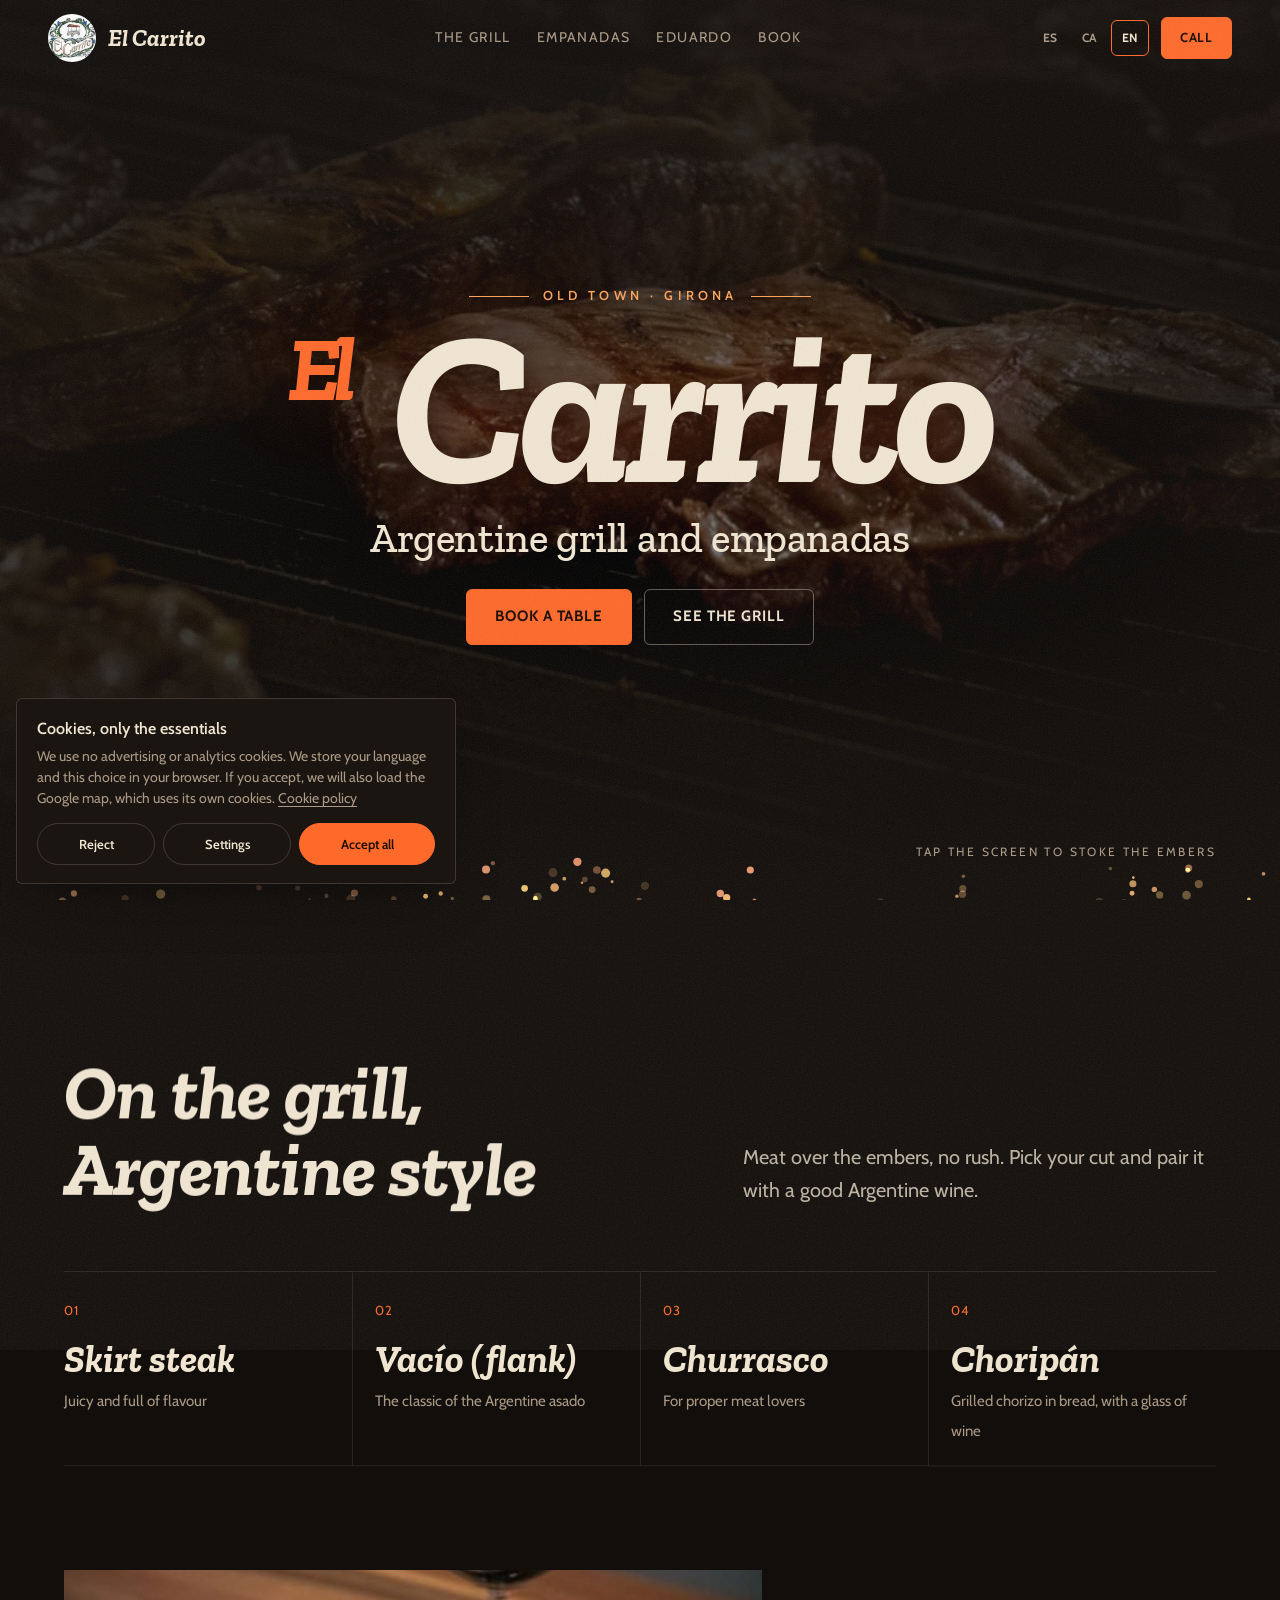
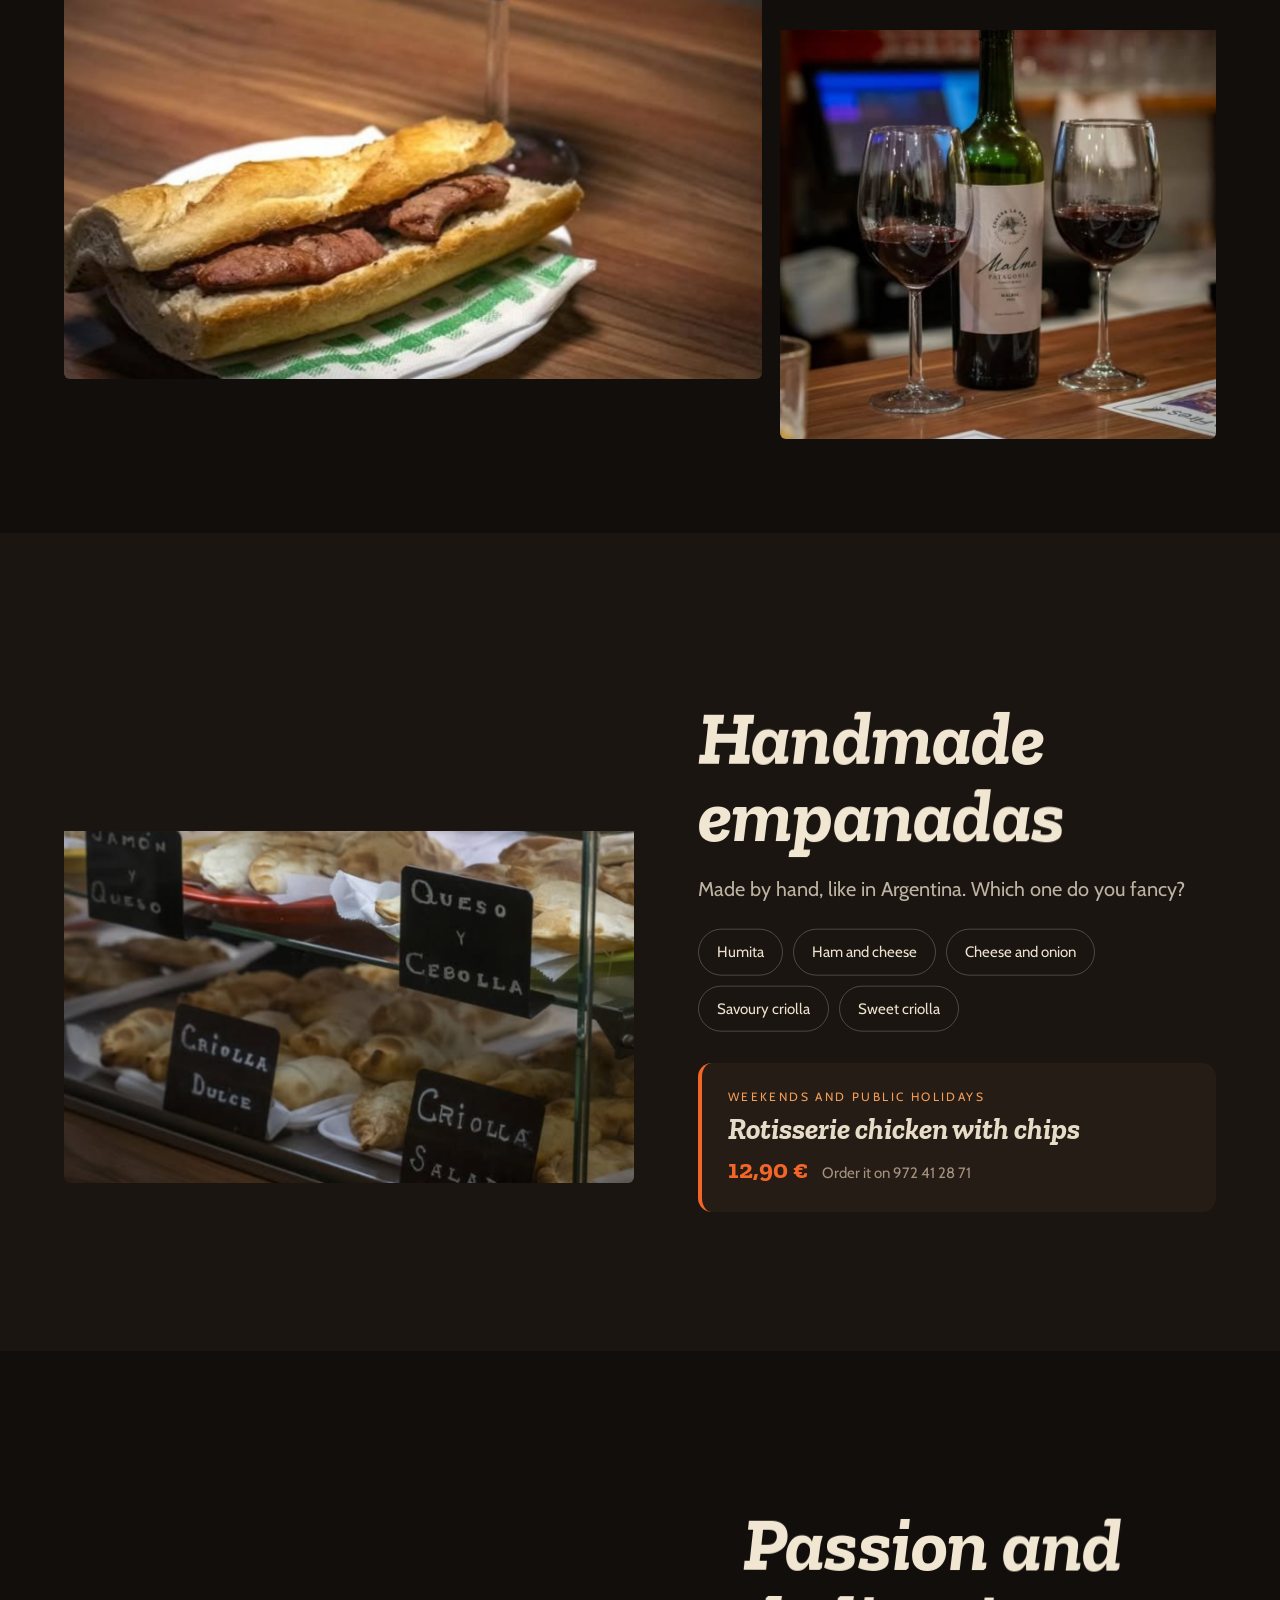
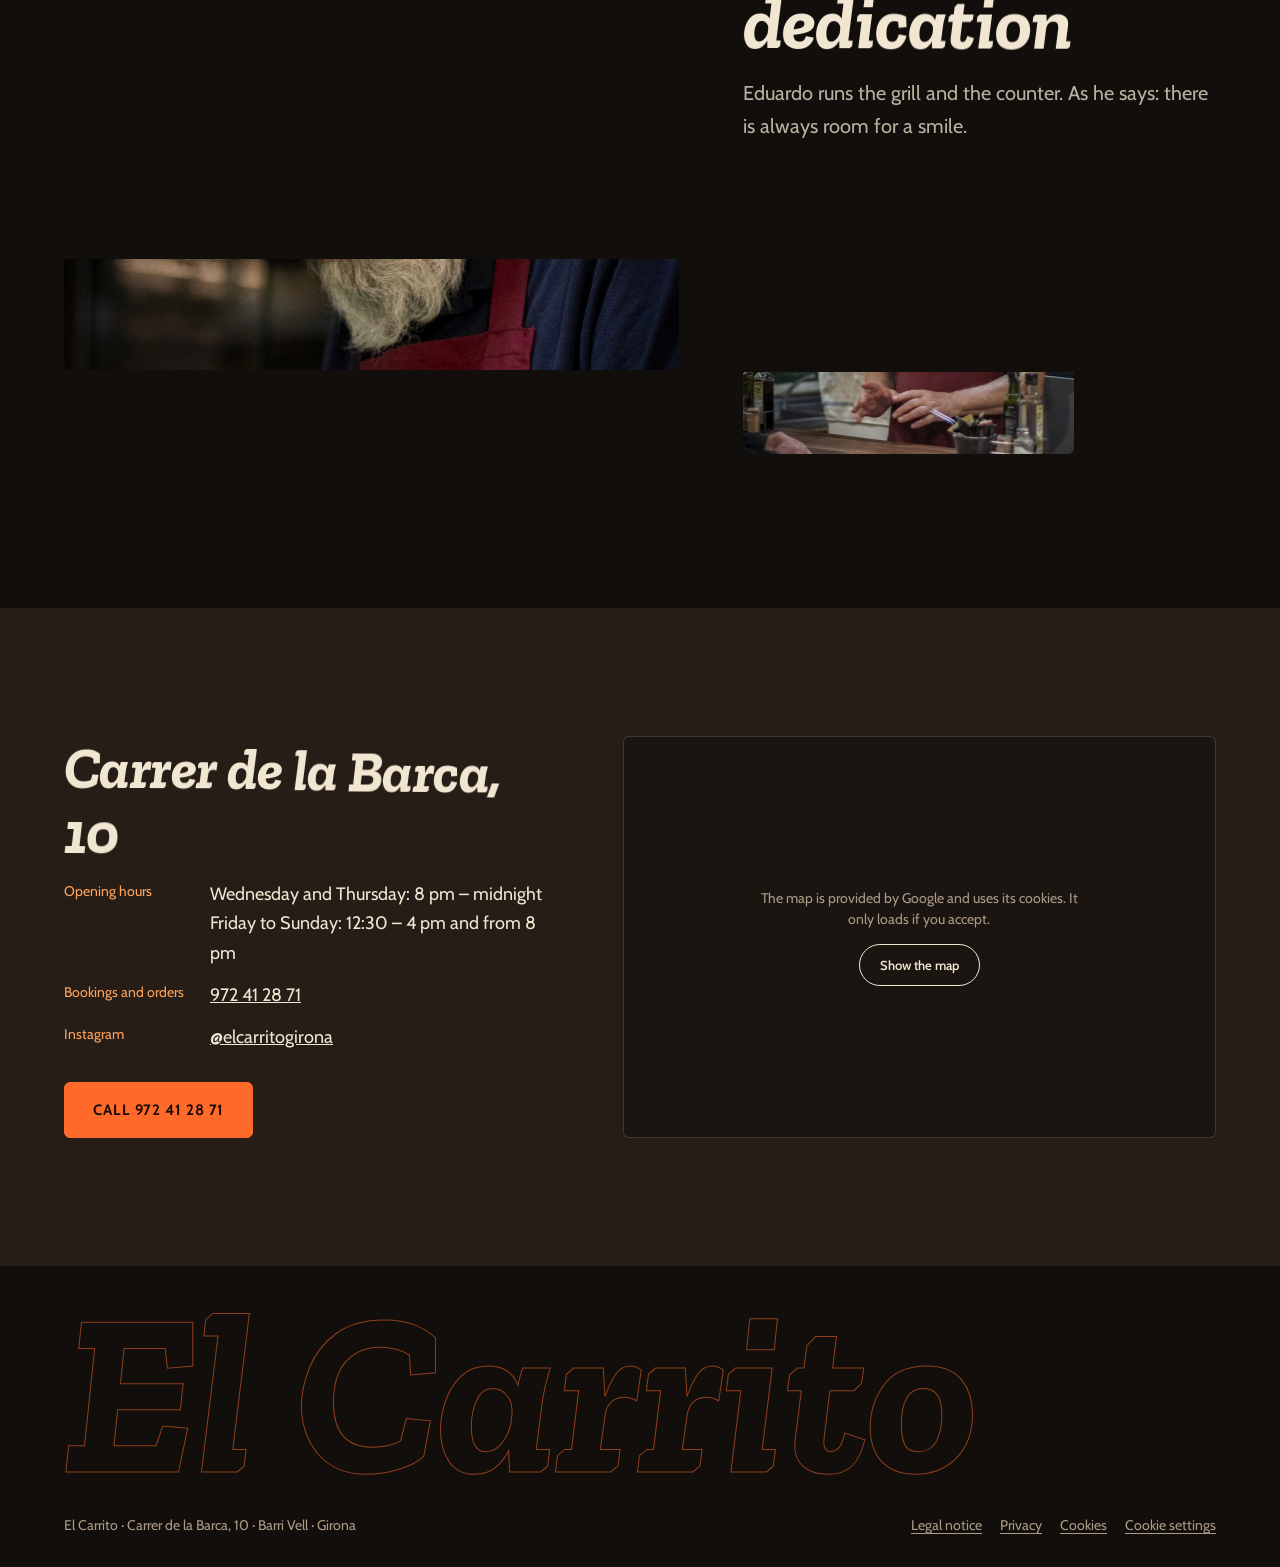
<file: index.html>
<!doctype html>
<html lang="es">
<head>
<meta charset="utf-8">
<meta name="viewport" content="width=device-width, initial-scale=1, viewport-fit=cover">
<title>El Carrito · Parrilla y empanadas argentinas en el Barri Vell de Girona</title>
<meta name="description" content="El Carrito, Carrer de la Barca 10, Girona. Parrilla argentina, empanadas artesanas, choripán y vino argentino. 4,7 en Google con 586 reseñas. Tel. 972 41 28 71.">
<meta name="theme-color" content="#120e0b">
<link rel="icon" href="assets/favicon.svg" type="image/svg+xml">
<link rel="alternate" hreflang="es" href="?lang=es"><link rel="alternate" hreflang="ca" href="?lang=ca"><link rel="alternate" hreflang="en" href="?lang=en">
<meta property="og:title" content="El Carrito · Girona">
<meta property="og:description" content="Parrilla y empanadas argentinas en el Barri Vell.">
<meta property="og:image" content="assets/img/parrilla.jpg">
<script>document.documentElement.classList.add('js')</script>
<link rel="stylesheet" href="css/fonts.css">
<link rel="stylesheet" href="css/premium.css">
<link rel="stylesheet" href="css/style.css">
<link rel="stylesheet" href="css/legal.css">
<script type="application/ld+json">
{"@context":"https://schema.org","@type":"Restaurant","name":"El Carrito Barri Vell Girona","servesCuisine":["Argentina","Parrilla","Empanadas"],"telephone":"+34972412871","address":{"@type":"PostalAddress","streetAddress":"Carrer de la Barca, 10","postalCode":"17004","addressLocality":"Girona","addressRegion":"Girona","addressCountry":"ES"},"aggregateRating":{"@type":"AggregateRating","ratingValue":"4.7","reviewCount":"586"},"sameAs":["https://www.instagram.com/elcarritogirona/"]}
</script>
</head>
<body class="grain">
<a class="skip" href="#main" data-i18n="skip">Saltar al contenido</a>

<header class="top">
  <a class="brand" href="#main" aria-label="El Carrito, inicio"><img src="assets/img/logo.jpg" alt="" width="48" height="48"><span>El Carrito</span></a>
  <nav class="nav" aria-label="Principal">
    <a href="#parrilla" data-i18n="n1">La parrilla</a>
    <a href="#empanadas" data-i18n="n2">Empanadas</a>
    <a href="#eduardo" data-i18n="n3">Eduardo</a>
    <a href="#visita" data-i18n="n4">Reservar</a>
  </nav>
  <div class="top-r">
    <div class="langs" role="group" aria-label="Idioma"><button type="button" data-lang="es">ES</button><button type="button" data-lang="ca">CA</button><button type="button" data-lang="en">EN</button></div>
    <a class="btn btn-sm" href="tel:+34972412871" data-mag data-i18n="call">Llamar</a>
  </div>
</header>

<main id="main">
  <!-- PORTADA: la parrilla encendida con brasas que suben -->
  <section class="hero" id="hero" aria-labelledby="h1">
    <figure class="hero-bg" aria-hidden="true"><img src="assets/img/parrilla.jpg" alt="" width="1080" height="540"></figure>
    <canvas class="embers" id="embers" aria-hidden="true"></canvas>
    <div class="hero-in">
      <p class="k" data-hero data-d=".1"><span></span><b data-i18n="k">Barri Vell · Girona</b><span></span></p>
      <p class="brandword" aria-hidden="true"><span>El</span> <span>Carrito</span></p>
      <h1 id="h1" data-split data-hero data-d=".55" data-i18n="h1">Parrilla y empanadas argentinas</h1>
      <div class="hero-cta" data-hero data-d=".85">
        <a class="btn" href="tel:+34972412871" data-mag data-i18n="book">Reservar mesa</a>
        <a class="btn btn-line" href="#parrilla" data-mag data-i18n="see">Ver la parrilla</a>
      </div>
    </div>
    <p class="hero-rate" data-hero data-d="1"><b>4,7</b> <span data-i18n="rate">en Google · 586 reseñas</span></p>
    <p class="hint" data-i18n="hint">Toca la pantalla para avivar las brasas</p>
  </section>

  <!-- LA PARRILLA -->
  <section class="parrilla" id="parrilla" aria-labelledby="p-h">
    <div class="p-head">
      <h2 id="p-h" data-split data-i18n="ph">A la parrilla, al estilo argentino</h2>
      <p data-up data-i18n="pp">Carne a la brasa, sin prisas. Elige tu corte y acompáñalo con un buen vino argentino.</p>
    </div>
    <ol class="cuts">
      <li data-up><span>01</span><b data-i18n="c1">Entraña</b><i data-i18n="c1p">Jugosa y con mucho sabor</i></li>
      <li data-up=".06"><span>02</span><b data-i18n="c2">Vacío</b><i data-i18n="c2p">El clásico del asado argentino</i></li>
      <li data-up=".12"><span>03</span><b data-i18n="c3">Churrasco</b><i data-i18n="c3p">Para los que quieren carne de verdad</i></li>
      <li data-up=".18"><span>04</span><b data-i18n="c4">Choripán</b><i data-i18n="c4p">Chorizo a la brasa en pan, con un vino</i></li>
    </ol>
    <div class="p-imgs">
      <figure class="pi1" data-img><img src="assets/img/choripan.jpg" alt="Choripán sobre servilleta de cuadros con una copa de vino tinto" width="640" height="397" loading="lazy" data-i18n-attr="alt:a1"></figure>
      <figure class="pi2" data-img><img src="assets/img/vino.jpg" alt="Botella de malbec y dos copas de vino tinto en la barra" width="512" height="512" loading="lazy" data-i18n-attr="alt:a2"></figure>
    </div>
  </section>

  <!-- EMPANADAS -->
  <section class="empanadas" id="empanadas" aria-labelledby="e-h">
    <figure class="e-img" data-img><img src="assets/img/empanadas.jpg" alt="Vitrina con empanadas de jamón y queso, queso y cebolla y criollas" width="640" height="512" loading="lazy" data-i18n-attr="alt:a3"></figure>
    <div class="e-txt">
      <h2 id="e-h" data-split data-i18n="eh">Empanadas artesanas</h2>
      <p data-up data-i18n="ep">Hechas a mano, como en Argentina. ¿Cuál te apetece?</p>
      <ul class="flavours" data-up=".1">
        <li>Humita</li><li data-i18n="f2">Jamón y queso</li><li data-i18n="f3">Queso y cebolla</li><li data-i18n="f4">Criolla salada</li><li data-i18n="f5">Criolla dulce</li>
      </ul>
      <div class="pollo" data-up=".15">
        <p class="pollo-k" data-i18n="pk">Fines de semana y festivos</p>
        <p class="pollo-h" data-i18n="ph2">Pollo a l’ast con patatas</p>
        <p class="pollo-p"><b>12,90 €</b> <span data-i18n="pp2">Encárgalo al 972 41 28 71</span></p>
      </div>
    </div>
  </section>

  <!-- EDUARDO -->
  <section class="eduardo" id="eduardo" aria-labelledby="d-h">
    <figure class="d-img" data-img><img src="assets/img/eduardo.jpg" alt="Eduardo, con gorra y delantal, trabajando en El Carrito" width="1080" height="670" loading="lazy" data-i18n-attr="alt:a4"></figure>
    <div class="d-txt">
      <h2 id="d-h" data-split data-i18n="dh">La pasión y la dedicación</h2>
      <p data-up data-i18n="dp">Eduardo está detrás de la parrilla y del mostrador. Como dice él: nunca puede faltar una sonrisa.</p>
      <figure class="d-img2" data-img><img src="assets/img/eduardo-2.jpg" alt="Eduardo sonriendo detrás del mostrador" width="640" height="550" loading="lazy" data-i18n-attr="alt:a5"></figure>
    </div>
  </section>

  <!-- VISITA -->
  <section class="visita" id="visita" aria-labelledby="v-h">
    <div class="v-txt">
      <h2 id="v-h" data-split>Carrer de la Barca, 10</h2>
      <dl>
        <dt data-i18n="d1">Horario</dt><dd><span data-i18n="h1t">Miércoles y jueves: 20:00 – 24:00</span><br><span data-i18n="h2t">Viernes a domingo: 12:30 – 16:00 y desde las 20:00</span></dd>
        <dt data-i18n="d2">Reservas y encargos</dt><dd><a href="tel:+34972412871">972 41 28 71</a></dd>
        <dt>Instagram</dt><dd><a href="https://www.instagram.com/elcarritogirona/" target="_blank" rel="noopener">@elcarritogirona</a></dd>
      </dl>
      <a class="btn" href="tel:+34972412871" data-mag data-i18n="callFull">Llamar al 972 41 28 71</a>
    </div>
    <div class="cc-map v-map" data-src="https://www.google.com/maps?q=El+Carrito+Barri+Vell+Girona,+Carrer+de+la+Barca+10,+17004+Girona&output=embed" data-title="Mapa: El Carrito"></div>
  </section>
</main>

<footer class="foot">
  <p class="foot-word" aria-hidden="true">El Carrito</p>
  <div class="foot-row">
    <p>El Carrito · Carrer de la Barca, 10 · Barri Vell · Girona</p>
    <nav class="foot-links" aria-label="Información legal">
      <a href="aviso-legal.html" data-i18n="lg1">Aviso legal</a>
      <a href="privacidad.html" data-i18n="lg2">Privacidad</a>
      <a href="cookies.html" data-i18n="lg3">Cookies</a>
      <button type="button" data-cookies-open data-i18n="lg4">Configurar cookies</button>
    </nav>
  </div>
</footer>

<script src="js/lang.js"></script>
<script src="js/i18n.js" data-site="el-carrito-girona"></script>
<script src="js/consent.js" data-site="el-carrito-girona"></script>
<script src="js/vendor/gsap.min.js"></script>
<script src="js/vendor/ScrollTrigger.min.js"></script>
<script src="js/vendor/lenis.min.js"></script>
<script src="js/premium.js"></script>
<script src="js/main.js"></script>
</body>
</html>
</file>
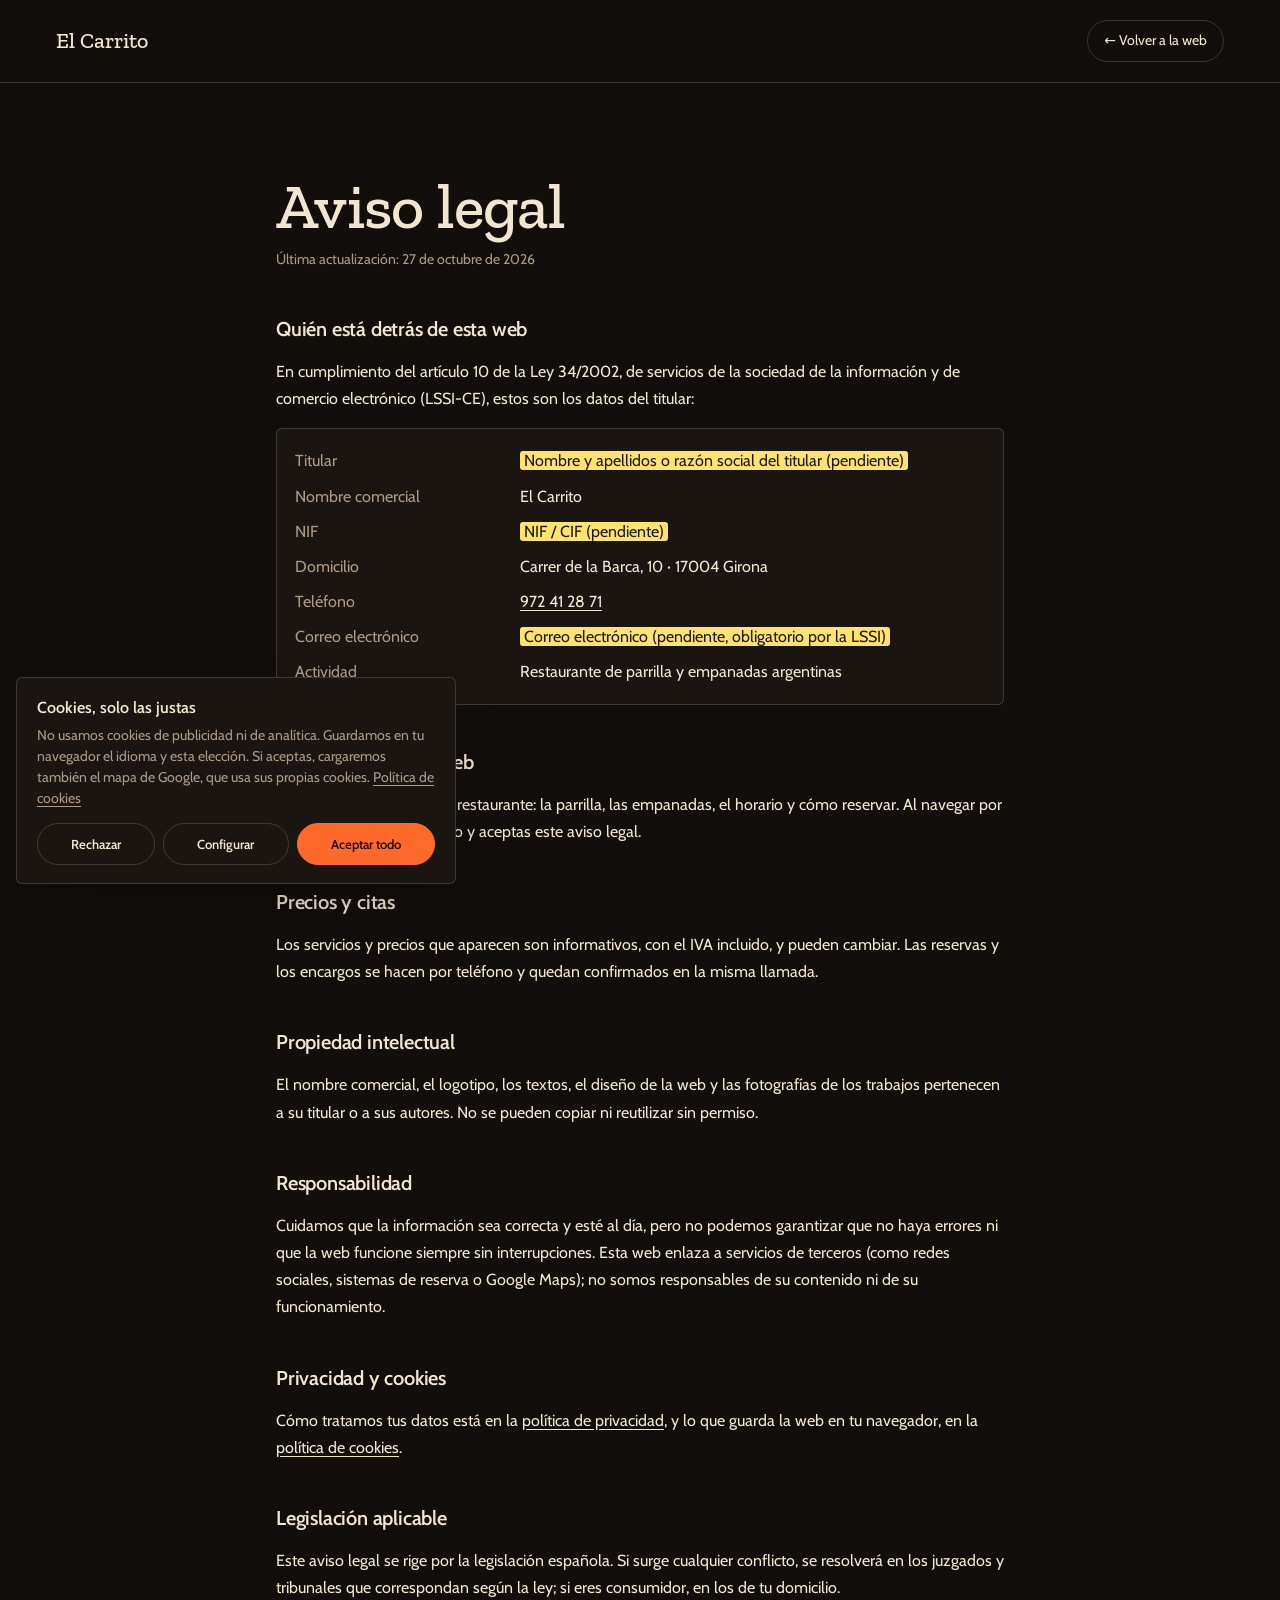
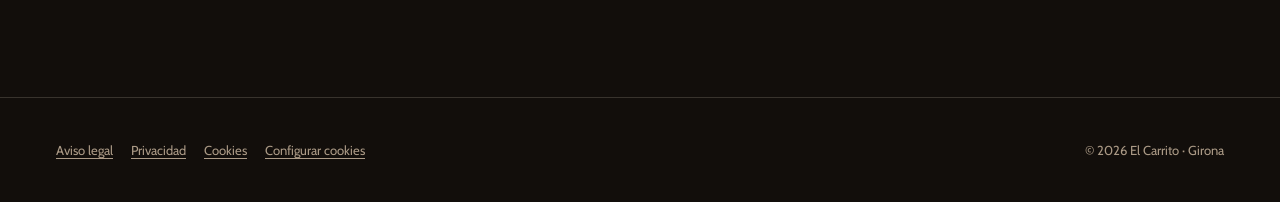
<file: aviso-legal.html>
<!doctype html>
<html lang="es">
<head>
<meta charset="utf-8">
<meta name="viewport" content="width=device-width, initial-scale=1, viewport-fit=cover">
<title>Aviso legal · El Carrito</title>
<meta name="robots" content="noindex, follow">
<meta name="theme-color" content="#120e0b">
<link rel="icon" href="assets/favicon.svg" type="image/svg+xml">
<link rel="stylesheet" href="css/fonts.css">
<link rel="stylesheet" href="css/premium.css">
<link rel="stylesheet" href="css/style.css">
<link rel="stylesheet" href="css/legal.css">
</head>
<body class="legal-page">
<header class="legal-top">
  <a class="legal-brand" href="./">El Carrito</a>
  <a class="legal-back" href="./">&larr; Volver a la web</a>
</header>
<main class="legal">
  <h1>Aviso legal</h1>
  <p class="upd">Última actualización: 27 de octubre de 2026</p>

  <h2>Quién está detrás de esta web</h2>
  <p>En cumplimiento del artículo 10 de la Ley 34/2002, de servicios de la sociedad de la información y de comercio electrónico (LSSI-CE), estos son los datos del titular:</p>
  <dl>
    <dt>Titular</dt><dd><mark>Nombre y apellidos o razón social del titular (pendiente)</mark></dd>
    <dt>Nombre comercial</dt><dd>El Carrito</dd>
    <dt>NIF</dt><dd><mark>NIF / CIF (pendiente)</mark></dd>
    <dt>Domicilio</dt><dd>Carrer de la Barca, 10 · 17004 Girona</dd>
    <dt>Teléfono</dt><dd><a href="tel:+34972412871">972 41 28 71</a></dd>
    <dt>Correo electrónico</dt><dd><mark>Correo electrónico (pendiente, obligatorio por la LSSI)</mark></dd>
    <dt>Actividad</dt><dd>Restaurante de parrilla y empanadas argentinas</dd>
  </dl>

  <h2>Para qué sirve esta web</h2>
  <p>Esta web informa sobre el restaurante: la parrilla, las empanadas, el horario y cómo reservar. Al navegar por ella te conviertes en usuario y aceptas este aviso legal.</p>

  <h2>Precios y citas</h2>
  <p>Los servicios y precios que aparecen son informativos, con el IVA incluido, y pueden cambiar. Las reservas y los encargos se hacen por teléfono y quedan confirmados en la misma llamada.</p>

  <h2>Propiedad intelectual</h2>
  <p>El nombre comercial, el logotipo, los textos, el diseño de la web y las fotografías de los trabajos pertenecen a su titular o a sus autores. No se pueden copiar ni reutilizar sin permiso.</p>

  <h2>Responsabilidad</h2>
  <p>Cuidamos que la información sea correcta y esté al día, pero no podemos garantizar que no haya errores ni que la web funcione siempre sin interrupciones. Esta web enlaza a servicios de terceros (como redes sociales, sistemas de reserva o Google Maps); no somos responsables de su contenido ni de su funcionamiento.</p>

  <h2>Privacidad y cookies</h2>
  <p>Cómo tratamos tus datos está en la <a href="privacidad.html">política de privacidad</a>, y lo que guarda la web en tu navegador, en la <a href="cookies.html">política de cookies</a>.</p>

  <h2>Legislación aplicable</h2>
  <p>Este aviso legal se rige por la legislación española. Si surge cualquier conflicto, se resolverá en los juzgados y tribunales que correspondan según la ley; si eres consumidor, en los de tu domicilio.</p>
</main>
<footer class="legal-foot">
  <nav class="legal-links" aria-label="Información legal">
    <a href="aviso-legal.html" aria-current="page">Aviso legal</a>
    <a href="privacidad.html">Privacidad</a>
    <a href="cookies.html">Cookies</a>
    <button type="button" data-cookies-open>Configurar cookies</button>
  </nav>
  <p>© 2026 El Carrito · Girona</p>
</footer>
<script src="js/consent.js" data-site="el-carrito-girona"></script>
</body>
</html>
</file>
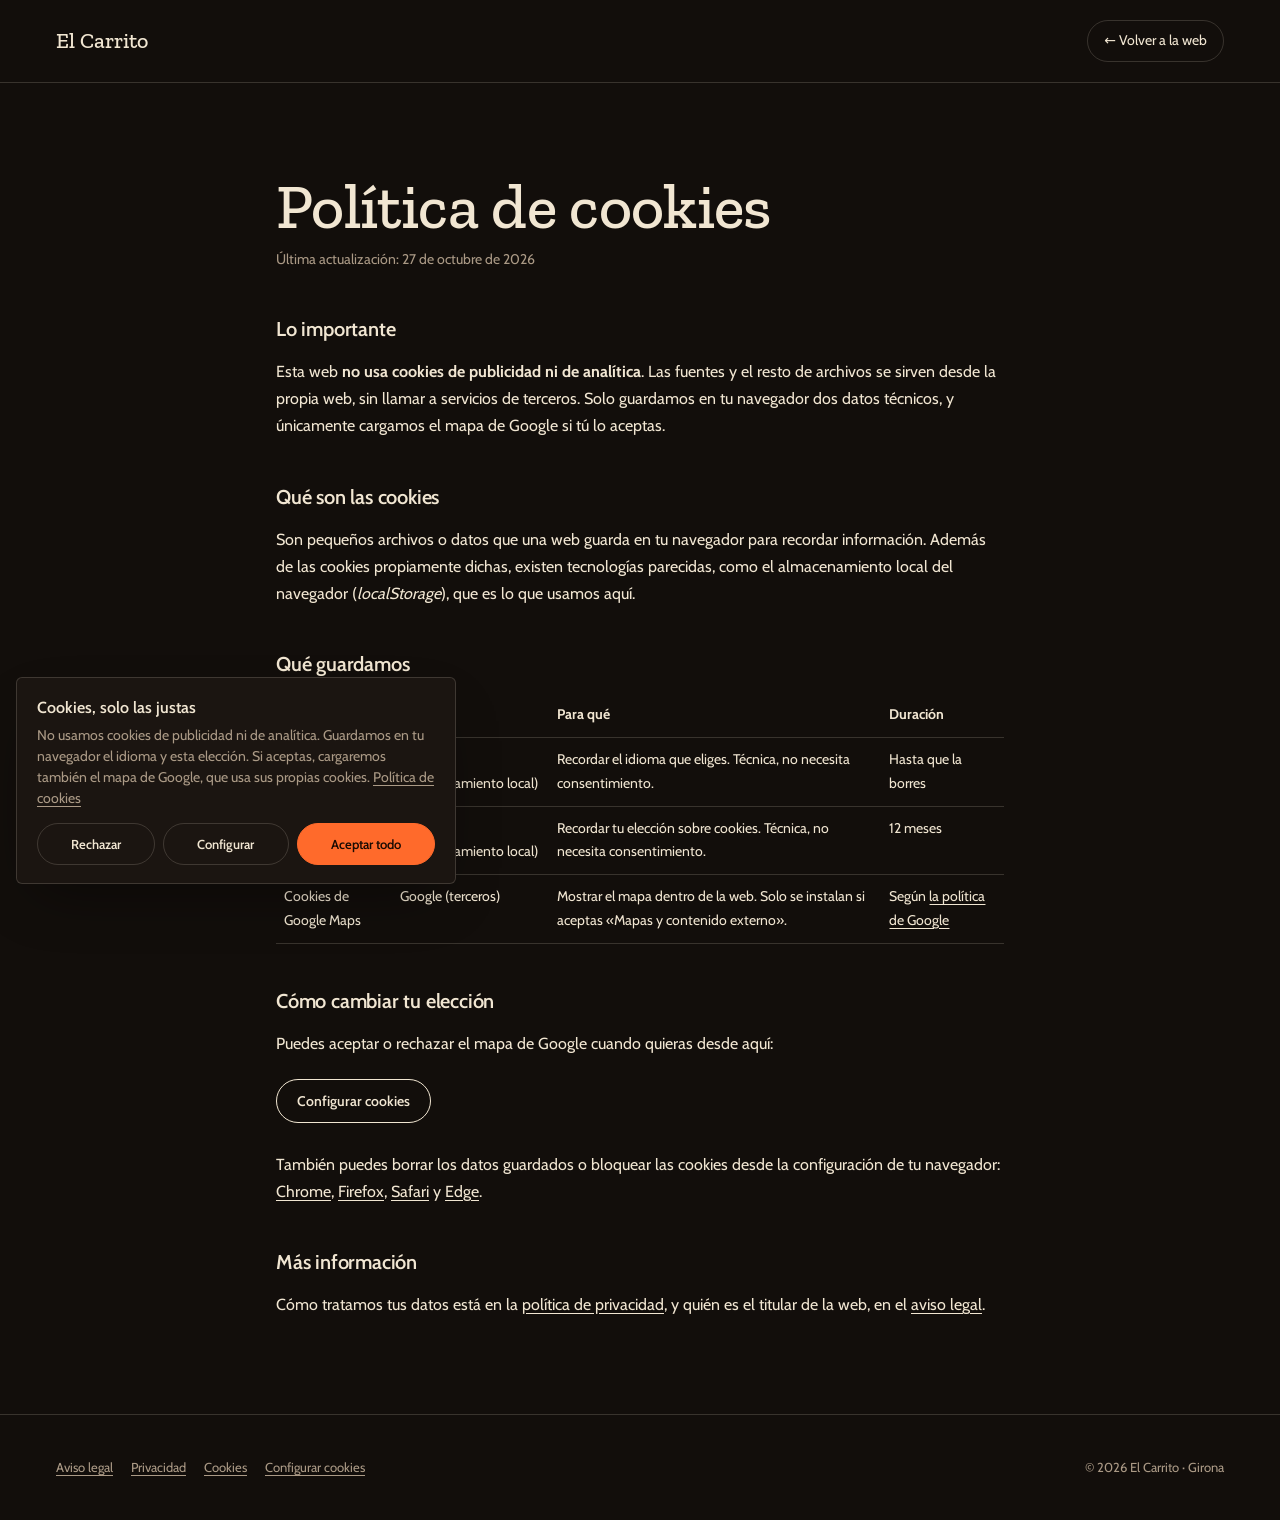
<file: cookies.html>
<!doctype html>
<html lang="es">
<head>
<meta charset="utf-8">
<meta name="viewport" content="width=device-width, initial-scale=1, viewport-fit=cover">
<title>Política de cookies · El Carrito</title>
<meta name="robots" content="noindex, follow">
<meta name="theme-color" content="#120e0b">
<link rel="icon" href="assets/favicon.svg" type="image/svg+xml">
<link rel="stylesheet" href="css/fonts.css">
<link rel="stylesheet" href="css/premium.css">
<link rel="stylesheet" href="css/style.css">
<link rel="stylesheet" href="css/legal.css">
</head>
<body class="legal-page">
<header class="legal-top">
  <a class="legal-brand" href="./">El Carrito</a>
  <a class="legal-back" href="./">&larr; Volver a la web</a>
</header>
<main class="legal">
  <h1>Política de cookies</h1>
  <p class="upd">Última actualización: 27 de octubre de 2026</p>

  <h2>Lo importante</h2>
  <p>Esta web <strong>no usa cookies de publicidad ni de analítica</strong>. Las fuentes y el resto de archivos se sirven desde la propia web, sin llamar a servicios de terceros. Solo guardamos en tu navegador dos datos técnicos, y únicamente cargamos el mapa de Google si tú lo aceptas.</p>

  <h2>Qué son las cookies</h2>
  <p>Son pequeños archivos o datos que una web guarda en tu navegador para recordar información. Además de las cookies propiamente dichas, existen tecnologías parecidas, como el almacenamiento local del navegador (<em>localStorage</em>), que es lo que usamos aquí.</p>

  <h2>Qué guardamos</h2>
  <table>
    <thead><tr><th>Nombre</th><th>De quién</th><th>Para qué</th><th>Duración</th></tr></thead>
    <tbody>
      <tr><td>el-carrito-girona-lang</td><td>Propia (almacenamiento local)</td><td>Recordar el idioma que eliges. Técnica, no necesita consentimiento.</td><td>Hasta que la borres</td></tr>
      <tr><td>el-carrito-girona-consent</td><td>Propia (almacenamiento local)</td><td>Recordar tu elección sobre cookies. Técnica, no necesita consentimiento.</td><td>12 meses</td></tr>
      <tr><td>Cookies de Google Maps</td><td>Google (terceros)</td><td>Mostrar el mapa dentro de la web. Solo se instalan si aceptas «Mapas y contenido externo».</td><td>Según <a href="https://policies.google.com/technologies/cookies?hl=es" target="_blank" rel="noopener">la política de Google</a></td></tr>
    </tbody>
  </table>

  <h2>Cómo cambiar tu elección</h2>
  <p>Puedes aceptar o rechazar el mapa de Google cuando quieras desde aquí:</p>
  <button type="button" class="legal-btn" data-cookies-open>Configurar cookies</button>
  <p>También puedes borrar los datos guardados o bloquear las cookies desde la configuración de tu navegador:
    <a href="https://support.google.com/chrome/answer/95647?hl=es" target="_blank" rel="noopener">Chrome</a>,
    <a href="https://support.mozilla.org/es/kb/Borrar%20cookies" target="_blank" rel="noopener">Firefox</a>,
    <a href="https://support.apple.com/es-es/guide/safari/sfri11471/mac" target="_blank" rel="noopener">Safari</a> y
    <a href="https://support.microsoft.com/es-es/microsoft-edge/eliminar-las-cookies-en-microsoft-edge-63947406-40ac-c3b8-57b9-2a946a29ae09" target="_blank" rel="noopener">Edge</a>.</p>

  <h2>Más información</h2>
  <p>Cómo tratamos tus datos está en la <a href="privacidad.html">política de privacidad</a>, y quién es el titular de la web, en el <a href="aviso-legal.html">aviso legal</a>.</p>
</main>
<footer class="legal-foot">
  <nav class="legal-links" aria-label="Información legal">
    <a href="aviso-legal.html">Aviso legal</a>
    <a href="privacidad.html">Privacidad</a>
    <a href="cookies.html" aria-current="page">Cookies</a>
    <button type="button" data-cookies-open>Configurar cookies</button>
  </nav>
  <p>© 2026 El Carrito · Girona</p>
</footer>
<script src="js/consent.js" data-site="el-carrito-girona"></script>
</body>
</html>
</file>
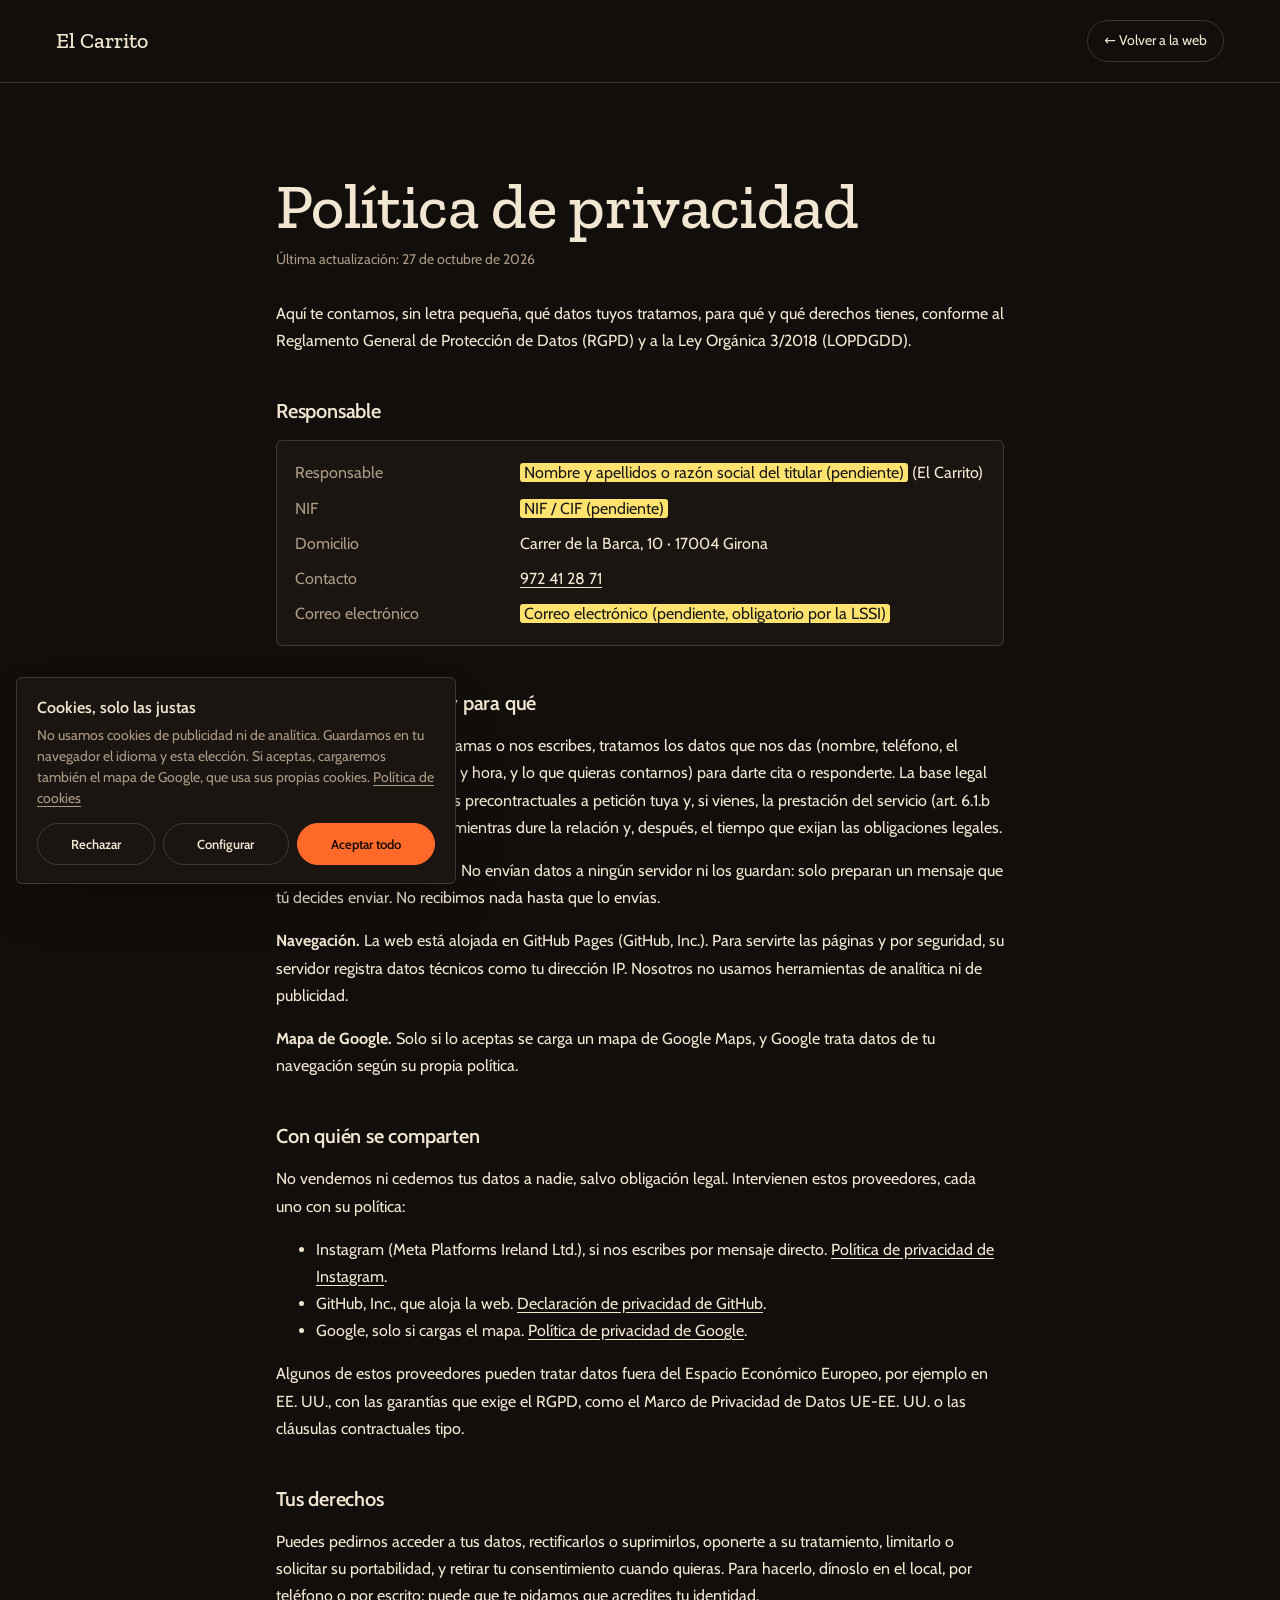
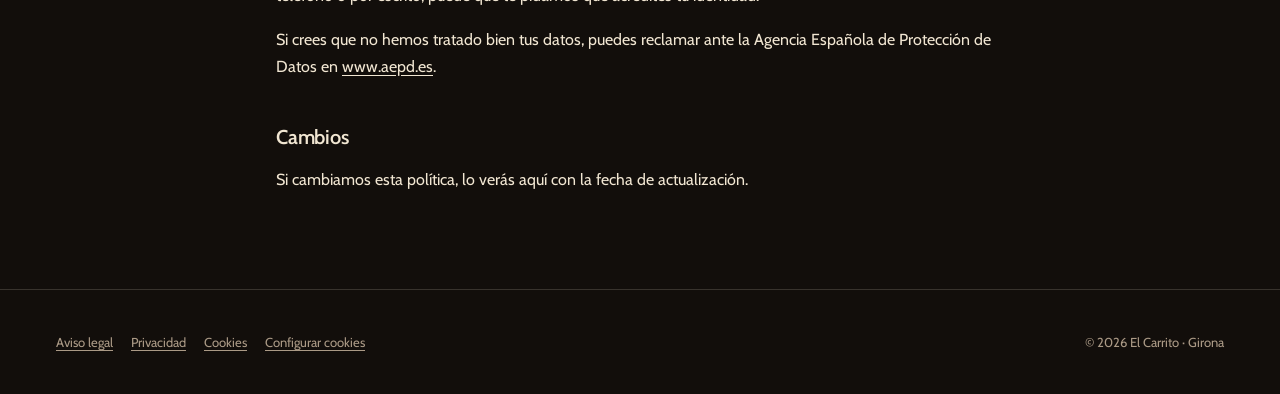
<file: privacidad.html>
<!doctype html>
<html lang="es">
<head>
<meta charset="utf-8">
<meta name="viewport" content="width=device-width, initial-scale=1, viewport-fit=cover">
<title>Política de privacidad · El Carrito</title>
<meta name="robots" content="noindex, follow">
<meta name="theme-color" content="#120e0b">
<link rel="icon" href="assets/favicon.svg" type="image/svg+xml">
<link rel="stylesheet" href="css/fonts.css">
<link rel="stylesheet" href="css/premium.css">
<link rel="stylesheet" href="css/style.css">
<link rel="stylesheet" href="css/legal.css">
</head>
<body class="legal-page">
<header class="legal-top">
  <a class="legal-brand" href="./">El Carrito</a>
  <a class="legal-back" href="./">&larr; Volver a la web</a>
</header>
<main class="legal">
  <h1>Política de privacidad</h1>
  <p class="upd">Última actualización: 27 de octubre de 2026</p>
  <p>Aquí te contamos, sin letra pequeña, qué datos tuyos tratamos, para qué y qué derechos tienes, conforme al Reglamento General de Protección de Datos (RGPD) y a la Ley Orgánica 3/2018 (LOPDGDD).</p>

  <h2>Responsable</h2>
  <dl>
    <dt>Responsable</dt><dd><mark>Nombre y apellidos o razón social del titular (pendiente)</mark> (El Carrito)</dd>
    <dt>NIF</dt><dd><mark>NIF / CIF (pendiente)</mark></dd>
    <dt>Domicilio</dt><dd>Carrer de la Barca, 10 · 17004 Girona</dd>
    <dt>Contacto</dt><dd><a href="tel:+34972412871">972 41 28 71</a></dd>
    <dt>Correo electrónico</dt><dd><mark>Correo electrónico (pendiente, obligatorio por la LSSI)</mark></dd>
  </dl>

  <h2>Qué datos tratamos y para qué</h2>
  <p><strong>Citas y consultas.</strong> Si nos llamas o nos escribes, tratamos los datos que nos das (nombre, teléfono, el servicio que te interesa, día y hora, y lo que quieras contarnos) para darte cita o responderte. La base legal es la aplicación de medidas precontractuales a petición tuya y, si vienes, la prestación del servicio (art. 6.1.b RGPD). Los conservamos mientras dure la relación y, después, el tiempo que exijan las obligaciones legales.</p>
  <p><strong>Los formularios de la web.</strong> No envían datos a ningún servidor ni los guardan: solo preparan un mensaje que tú decides enviar. No recibimos nada hasta que lo envías.</p>
  <p><strong>Navegación.</strong> La web está alojada en GitHub Pages (GitHub, Inc.). Para servirte las páginas y por seguridad, su servidor registra datos técnicos como tu dirección IP. Nosotros no usamos herramientas de analítica ni de publicidad.</p>
  <p><strong>Mapa de Google.</strong> Solo si lo aceptas se carga un mapa de Google Maps, y Google trata datos de tu navegación según su propia política.</p>

  <h2>Con quién se comparten</h2>
  <p>No vendemos ni cedemos tus datos a nadie, salvo obligación legal. Intervienen estos proveedores, cada uno con su política:</p>
  <ul>
    <li>Instagram (Meta Platforms Ireland Ltd.), si nos escribes por mensaje directo. <a href="https://privacycenter.instagram.com/policy" target="_blank" rel="noopener">Política de privacidad de Instagram</a>.</li>
    <li>GitHub, Inc., que aloja la web. <a href="https://docs.github.com/es/site-policy/privacy-policies/github-general-privacy-statement" target="_blank" rel="noopener">Declaración de privacidad de GitHub</a>.</li>
    <li>Google, solo si cargas el mapa. <a href="https://policies.google.com/privacy?hl=es" target="_blank" rel="noopener">Política de privacidad de Google</a>.</li>
  </ul>
  <p>Algunos de estos proveedores pueden tratar datos fuera del Espacio Económico Europeo, por ejemplo en EE. UU., con las garantías que exige el RGPD, como el Marco de Privacidad de Datos UE-EE. UU. o las cláusulas contractuales tipo.</p>

  <h2>Tus derechos</h2>
  <p>Puedes pedirnos acceder a tus datos, rectificarlos o suprimirlos, oponerte a su tratamiento, limitarlo o solicitar su portabilidad, y retirar tu consentimiento cuando quieras. Para hacerlo, dínoslo en el local, por teléfono o por escrito; puede que te pidamos que acredites tu identidad.</p>
  <p>Si crees que no hemos tratado bien tus datos, puedes reclamar ante la Agencia Española de Protección de Datos en <a href="https://www.aepd.es/" target="_blank" rel="noopener">www.aepd.es</a>.</p>

  <h2>Cambios</h2>
  <p>Si cambiamos esta política, lo verás aquí con la fecha de actualización.</p>
</main>
<footer class="legal-foot">
  <nav class="legal-links" aria-label="Información legal">
    <a href="aviso-legal.html">Aviso legal</a>
    <a href="privacidad.html" aria-current="page">Privacidad</a>
    <a href="cookies.html">Cookies</a>
    <button type="button" data-cookies-open>Configurar cookies</button>
  </nav>
  <p>© 2026 El Carrito · Girona</p>
</footer>
<script src="js/consent.js" data-site="el-carrito-girona"></script>
</body>
</html>
</file>
<file: css/fonts.css>
/* Fuentes alojadas en la propia web (sin llamadas a Google) */
@font-face {
  font-family: 'Cabin';
  font-style: normal;
  font-weight: 400 700;
  font-stretch: 100%;
  font-display: swap;
  src: url(../assets/fonts/cabin-normal-400-700-latin-ext.woff2) format('woff2');
  unicode-range: U+0100-02BA, U+02BD-02C5, U+02C7-02CC, U+02CE-02D7, U+02DD-02FF, U+0304, U+0308, U+0329, U+1D00-1DBF, U+1E00-1E9F, U+1EF2-1EFF, U+2020, U+20A0-20AB, U+20AD-20C4, U+2113, U+2C60-2C7F, U+A720-A7FF;
}
@font-face {
  font-family: 'Cabin';
  font-style: normal;
  font-weight: 400 700;
  font-stretch: 100%;
  font-display: swap;
  src: url(../assets/fonts/cabin-normal-400-700-latin.woff2) format('woff2');
  unicode-range: U+0000-00FF, U+0131, U+0152-0153, U+02BB-02BC, U+02C6, U+02DA, U+02DC, U+0304, U+0308, U+0329, U+2000-206F, U+20AC, U+2122, U+2191, U+2193, U+2212, U+2215, U+FEFF, U+FFFD;
}
@font-face {
  font-family: 'Zilla Slab';
  font-style: italic;
  font-weight: 500;
  font-display: swap;
  src: url(../assets/fonts/zilla-slab-italic-500-latin-ext.woff2) format('woff2');
  unicode-range: U+0100-02BA, U+02BD-02C5, U+02C7-02CC, U+02CE-02D7, U+02DD-02FF, U+0304, U+0308, U+0329, U+1D00-1DBF, U+1E00-1E9F, U+1EF2-1EFF, U+2020, U+20A0-20AB, U+20AD-20C4, U+2113, U+2C60-2C7F, U+A720-A7FF;
}
@font-face {
  font-family: 'Zilla Slab';
  font-style: italic;
  font-weight: 500;
  font-display: swap;
  src: url(../assets/fonts/zilla-slab-italic-500-latin.woff2) format('woff2');
  unicode-range: U+0000-00FF, U+0131, U+0152-0153, U+02BB-02BC, U+02C6, U+02DA, U+02DC, U+0304, U+0308, U+0329, U+2000-206F, U+20AC, U+2122, U+2191, U+2193, U+2212, U+2215, U+FEFF, U+FFFD;
}
@font-face {
  font-family: 'Zilla Slab';
  font-style: italic;
  font-weight: 700;
  font-display: swap;
  src: url(../assets/fonts/zilla-slab-italic-700-latin-ext.woff2) format('woff2');
  unicode-range: U+0100-02BA, U+02BD-02C5, U+02C7-02CC, U+02CE-02D7, U+02DD-02FF, U+0304, U+0308, U+0329, U+1D00-1DBF, U+1E00-1E9F, U+1EF2-1EFF, U+2020, U+20A0-20AB, U+20AD-20C4, U+2113, U+2C60-2C7F, U+A720-A7FF;
}
@font-face {
  font-family: 'Zilla Slab';
  font-style: italic;
  font-weight: 700;
  font-display: swap;
  src: url(../assets/fonts/zilla-slab-italic-700-latin.woff2) format('woff2');
  unicode-range: U+0000-00FF, U+0131, U+0152-0153, U+02BB-02BC, U+02C6, U+02DA, U+02DC, U+0304, U+0308, U+0329, U+2000-206F, U+20AC, U+2122, U+2191, U+2193, U+2212, U+2215, U+FEFF, U+FFFD;
}
@font-face {
  font-family: 'Zilla Slab';
  font-style: normal;
  font-weight: 500;
  font-display: swap;
  src: url(../assets/fonts/zilla-slab-normal-500-latin-ext.woff2) format('woff2');
  unicode-range: U+0100-02BA, U+02BD-02C5, U+02C7-02CC, U+02CE-02D7, U+02DD-02FF, U+0304, U+0308, U+0329, U+1D00-1DBF, U+1E00-1E9F, U+1EF2-1EFF, U+2020, U+20A0-20AB, U+20AD-20C4, U+2113, U+2C60-2C7F, U+A720-A7FF;
}
@font-face {
  font-family: 'Zilla Slab';
  font-style: normal;
  font-weight: 500;
  font-display: swap;
  src: url(../assets/fonts/zilla-slab-normal-500-latin.woff2) format('woff2');
  unicode-range: U+0000-00FF, U+0131, U+0152-0153, U+02BB-02BC, U+02C6, U+02DA, U+02DC, U+0304, U+0308, U+0329, U+2000-206F, U+20AC, U+2122, U+2191, U+2193, U+2212, U+2215, U+FEFF, U+FFFD;
}
@font-face {
  font-family: 'Zilla Slab';
  font-style: normal;
  font-weight: 700;
  font-display: swap;
  src: url(../assets/fonts/zilla-slab-normal-700-latin-ext.woff2) format('woff2');
  unicode-range: U+0100-02BA, U+02BD-02C5, U+02C7-02CC, U+02CE-02D7, U+02DD-02FF, U+0304, U+0308, U+0329, U+1D00-1DBF, U+1E00-1E9F, U+1EF2-1EFF, U+2020, U+20A0-20AB, U+20AD-20C4, U+2113, U+2C60-2C7F, U+A720-A7FF;
}
@font-face {
  font-family: 'Zilla Slab';
  font-style: normal;
  font-weight: 700;
  font-display: swap;
  src: url(../assets/fonts/zilla-slab-normal-700-latin.woff2) format('woff2');
  unicode-range: U+0000-00FF, U+0131, U+0152-0153, U+02BB-02BC, U+02C6, U+02DA, U+02DC, U+0304, U+0308, U+0329, U+2000-206F, U+20AC, U+2122, U+2191, U+2193, U+2212, U+2215, U+FEFF, U+FFFD;
}
</file>
<file: css/premium.css>
/* Kit premium común (lote Girona 2): máscaras de palabras, grano de película, marquesinas y Lenis */
html.lenis, html.lenis body { height: auto; }
.lenis.lenis-smooth { scroll-behavior: auto !important; }
.lenis.lenis-stopped { overflow: hidden; }
.js:not(.ready) [data-hero], .js:not(.ready) [data-split] { visibility: hidden; }
.w { display: inline-block; overflow: hidden; vertical-align: top; padding: 0 .02em .1em; margin: 0 -.02em -.1em; }
.w-i { display: inline-block; will-change: transform; }
[data-img] { overflow: hidden; }
[data-img] img, [data-img] video { transform-origin: 50% 50%; }
[data-mag] { transition: translate .5s cubic-bezier(.2, .9, .3, 1.2); }
/* grano de película sobre toda la web */
.grain::after { content: ""; position: fixed; inset: -50%; z-index: 300; pointer-events: none; opacity: var(--grain, .06);
  background: url("data:image/svg+xml,%3Csvg xmlns='http://www.w3.org/2000/svg' width='220' height='220'%3E%3Cfilter id='n'%3E%3CfeTurbulence type='fractalNoise' baseFrequency='.85' numOctaves='3' stitchTiles='stitch'/%3E%3C/filter%3E%3Crect width='220' height='220' filter='url(%23n)'/%3E%3C/svg%3E");
  animation: grain 1.2s steps(6) infinite; }
@keyframes grain { 0% { translate: 0 0; } 20% { translate: -4% 3%; } 40% { translate: 3% -5%; } 60% { translate: -6% -2%; } 80% { translate: 5% 4%; } 100% { translate: 0 0; } }
/* marquesina infinita */
.mq { overflow: hidden; white-space: nowrap; }
.mq-t { display: inline-flex; animation: mq var(--mq, 30s) linear infinite; }
.mq-t > * { flex: none; }
@keyframes mq { to { transform: translateX(-50%); } }
@media (prefers-reduced-motion: reduce) { .grain::after, .mq-t { animation: none; } }
</file>
<file: css/style.css>
/* El Carrito · «Brasa»: la parrilla encendida de noche, brasas que suben y el verde y crema de su rótulo fileteado */
:root {
  --coal: #120e0b; --coal-2: #1b1511; --coal-3: #261d17; --cream: #f1e6d2; --mute: #ab9a86; --ember: #ff6a2b; --ember-2: #ffa45c; --green: #2f6b3a; --line: #f1e6d21c;
  --f-d: "Zilla Slab", Rockwell, serif; --f-b: "Cabin", system-ui, sans-serif;
  --ease: cubic-bezier(.16, 1, .3, 1); --r: 6px;
  --c-bg: var(--coal); --c-card: var(--coal-2); --c-ink: var(--cream); --c-mute: var(--mute); --c-line: #f1e6d22b; --c-acc: var(--ember); --c-acc-ink: #1a0b03;
}
*, *::before, *::after { box-sizing: border-box; }
html { -webkit-text-size-adjust: 100%; }
body { margin: 0; background: var(--coal); color: var(--cream); font: 400 18px/1.65 var(--f-b); -webkit-font-smoothing: antialiased; overflow-x: hidden; --grain: .09; }
img { display: block; max-width: 100%; height: auto; }
a { color: inherit; }
::selection { background: var(--ember); color: #1a0b03; }
:focus-visible { outline: 2px solid var(--ember-2); outline-offset: 3px; }
.skip { position: absolute; left: 12px; top: -60px; z-index: 100; padding: 10px 16px; background: var(--ember); color: #1a0b03; }
.skip:focus { top: 12px; }
h1, h2, h3 { margin: 0; font-family: var(--f-d); font-weight: 700; line-height: 1; letter-spacing: -.01em; }
h2 { font-size: clamp(42px, 6vw, 96px); font-style: italic; }
.btn { display: inline-flex; align-items: center; justify-content: center; min-height: 56px; padding: 0 28px; background: var(--ember); color: #1a0b03; text-decoration: none; font-weight: 700; font-size: 15px; letter-spacing: .06em; text-transform: uppercase; border: 1px solid var(--ember); border-radius: var(--r); }
.btn-line { background: transparent; color: var(--cream); border-color: #f1e6d266; }
.btn-sm { min-height: 42px; padding: 0 18px; font-size: 13px; }
@media (hover: hover) and (pointer: fine) { .btn { transition: background .3s, color .3s, box-shadow .4s; } .btn:hover { background: var(--ember-2); box-shadow: 0 0 50px -8px var(--ember); } .btn-line:hover { background: var(--cream); color: var(--coal); } }

/* ---------- cabecera ---------- */
.top { position: fixed; z-index: 50; inset: 0 0 auto; display: flex; align-items: center; justify-content: space-between; gap: 16px; padding: 14px clamp(16px, 4vw, 48px); transition: background .4s, translate .6s var(--ease); }
.top.solid { background: #120e0be8; backdrop-filter: blur(10px); box-shadow: 0 1px 0 var(--line); }
.top.hide { translate: 0 -100%; }
.brand { display: flex; align-items: center; gap: 12px; text-decoration: none; font: italic 700 24px/1 var(--f-d); }
.brand img { width: 48px; height: 48px; border-radius: 50%; background: #fff; }
.nav { display: flex; gap: 26px; font-size: 14px; letter-spacing: .1em; text-transform: uppercase; }
.nav a { text-decoration: none; color: var(--mute); }
.top-r { display: flex; align-items: center; gap: 12px; }
.langs { display: flex; gap: 2px; }
.langs button { min-width: 38px; min-height: 36px; border: 1px solid transparent; border-radius: var(--r); background: none; color: var(--mute); font: 700 12px/1 var(--f-b); }
.langs button[aria-pressed="true"] { border-color: var(--ember); color: var(--cream); }
@media (hover: hover) and (pointer: fine) { .nav a:hover { color: var(--cream); } }
@media (max-width: 920px) { .nav { display: none; } }
@media (max-width: 460px) { .top-r .btn-sm { display: none; } }

/* ---------- portada ---------- */
.hero { position: relative; min-height: 100svh; overflow: hidden; display: grid; place-items: center; text-align: center; padding: 120px clamp(16px, 5vw, 80px) 90px; isolation: isolate; cursor: crosshair; }
.hero-bg { position: absolute; inset: 0; z-index: -2; margin: 0; }
.hero-bg img { width: 100%; height: 100%; object-fit: cover; filter: brightness(.55) contrast(1.15) saturate(1.1); transform-origin: 50% 70%; }
.hero-bg::after { content: ""; position: absolute; inset: 0; background: radial-gradient(80% 70% at 50% 60%, transparent 0%, #120e0bcc 70%), linear-gradient(180deg, #120e0b99, transparent 30%, transparent 60%, #120e0b); }
.embers { position: absolute; inset: 0; z-index: -1; width: 100%; height: 100%; pointer-events: none; }
.hero-in { max-width: 1100px; }
.k { display: flex; align-items: center; justify-content: center; gap: 14px; margin: 0 0 10px; font-size: 13px; letter-spacing: .32em; text-transform: uppercase; color: var(--ember-2); }
.k span { width: 60px; height: 1px; background: currentColor; }
.k b { font-weight: 600; }
.brandword { margin: 0; font: italic 700 clamp(84px, 17vw, 290px)/.84 var(--f-d); letter-spacing: -.03em; color: var(--cream); text-shadow: 0 0 80px #ff6a2b55, 0 10px 40px #000; }
.brandword span { display: inline-block; }
.brandword span:first-child { font-size: .42em; vertical-align: .9em; color: var(--ember); margin-right: .1em; }
.hero h1 { font-size: clamp(26px, 3.2vw, 46px); font-style: normal; font-weight: 500; margin-top: 18px; color: var(--cream); }
.hero-cta { display: flex; flex-wrap: wrap; justify-content: center; gap: 12px; margin-top: 30px; }
.hero-rate { position: absolute; left: clamp(16px, 5vw, 80px); bottom: 34px; margin: 0; color: var(--mute); font-size: 14px; }
.hero-rate b { font: 700 28px/1 var(--f-d); color: var(--cream); margin-right: 6px; }
.hint { position: absolute; right: clamp(16px, 5vw, 80px); bottom: 38px; margin: 0; font-size: 12px; letter-spacing: .2em; text-transform: uppercase; color: var(--mute); }
@media (max-width: 760px) { .hint { display: none; } .hero-rate { left: 0; right: 0; text-align: center; } }

/* ---------- la parrilla ---------- */
.parrilla { padding: clamp(90px, 12vw, 170px) clamp(16px, 5vw, 80px); }
.p-head { display: grid; grid-template-columns: 1.3fr 1fr; gap: 20px clamp(28px, 5vw, 80px); align-items: end; margin-bottom: clamp(36px, 5vw, 64px); }
.p-head p { margin: 0; color: #f1e6d2c4; max-width: 40ch; font-size: 20px; }
.cuts { list-style: none; margin: 0 0 clamp(40px, 6vw, 80px); padding: 0; display: grid; grid-template-columns: repeat(4, 1fr); border-top: 1px solid var(--line); }
.cuts li { padding: 28px 22px 20px 0; border-bottom: 1px solid var(--line); }
.cuts li + li { padding-left: 22px; border-left: 1px solid var(--line); }
.cuts span { display: block; font-size: 13px; color: var(--ember); letter-spacing: .1em; margin-bottom: 18px; }
.cuts b { display: block; font: italic 700 clamp(30px, 3vw, 46px)/1 var(--f-d); margin-bottom: 8px; }
.cuts i { font-style: normal; color: var(--mute); font-size: 15px; }
.p-imgs { display: grid; grid-template-columns: 1.6fr 1fr; gap: 18px; align-items: end; }
.p-imgs figure { margin: 0; border-radius: var(--r); }
.p-imgs img { width: 100%; height: 100%; object-fit: cover; border-radius: var(--r); }
.pi1 { aspect-ratio: 16 / 10; }
.pi2 { aspect-ratio: 1; margin-bottom: -60px !important; }
@media (max-width: 860px) { .p-head { grid-template-columns: 1fr; } .cuts { grid-template-columns: 1fr 1fr; } .cuts li:nth-child(3) { padding-left: 0; border-left: 0; } .pi2 { margin-bottom: 0 !important; } }

/* ---------- empanadas ---------- */
.empanadas { display: grid; grid-template-columns: 1.1fr 1fr; gap: clamp(28px, 5vw, 80px); align-items: center; padding: clamp(110px, 13vw, 190px) clamp(16px, 5vw, 80px) clamp(90px, 11vw, 160px); background: var(--coal-2); }
.e-img { margin: 0; aspect-ratio: 5 / 4; border-radius: var(--r); }
.e-img img { width: 100%; height: 100%; object-fit: cover; border-radius: var(--r); }
.e-txt h2 { margin-bottom: 16px; }
.e-txt > p { color: #f1e6d2c4; font-size: 20px; }
.flavours { list-style: none; display: flex; flex-wrap: wrap; gap: 10px; margin: 22px 0 30px; padding: 0; }
.flavours li { padding: 10px 18px; border: 1px solid #f1e6d240; border-radius: 999px; font-size: 15px; }
.pollo { padding: 24px 26px; border-radius: 14px; background: var(--coal-3); border-left: 4px solid var(--ember); }
.pollo p { margin: 0; }
.pollo-k { font-size: 12px; letter-spacing: .2em; text-transform: uppercase; color: var(--ember-2); }
.pollo-h { font: italic 700 30px/1.1 var(--f-d); margin: 6px 0 10px !important; }
.pollo-p b { font: 700 26px/1 var(--f-d); color: var(--ember); margin-right: 10px; }
.pollo-p span { color: var(--mute); font-size: 15px; }
@media (max-width: 860px) { .empanadas { grid-template-columns: 1fr; } }

/* ---------- Eduardo ---------- */
.eduardo { display: grid; grid-template-columns: 1.3fr 1fr; gap: clamp(28px, 5vw, 80px); align-items: center; padding: clamp(90px, 12vw, 170px) clamp(16px, 5vw, 80px); }
.d-img { margin: 0; aspect-ratio: 1080 / 670; border-radius: var(--r); }
.d-img img { width: 100%; height: 100%; object-fit: cover; border-radius: var(--r); filter: contrast(1.05); }
.d-txt h2 { margin-bottom: 18px; }
.d-txt > p { color: #f1e6d2c4; font-size: 20px; max-width: 34ch; margin: 0 0 28px; }
.d-img2 { margin: 0; aspect-ratio: 640 / 550; width: 70%; border-radius: var(--r); }
.d-img2 img { width: 100%; height: 100%; object-fit: cover; border-radius: var(--r); }
@media (max-width: 860px) { .eduardo { grid-template-columns: 1fr; } }

/* ---------- visita ---------- */
.visita { display: grid; grid-template-columns: 1fr 1.2fr; gap: clamp(24px, 5vw, 80px); padding: clamp(80px, 10vw, 140px) clamp(16px, 5vw, 80px); background: var(--coal-3); }
.visita h2 { margin-bottom: 26px; font-size: clamp(38px, 4.6vw, 72px); }
.visita dl { display: grid; grid-template-columns: auto 1fr; gap: 12px 26px; margin: 0 0 30px; }
.visita dt { color: var(--ember-2); font-size: 14px; }
.visita dd { margin: 0; }
.v-map { min-height: 400px; }
@media (max-width: 860px) { .visita { grid-template-columns: 1fr; } .visita dl { grid-template-columns: 1fr; gap: 2px; } .visita dd { margin-bottom: 12px; } }

.foot { padding: 30px clamp(16px, 5vw, 80px); overflow: hidden; }
.foot-word { margin: 0 0 22px; font: italic 700 clamp(80px, 18vw, 290px)/.85 var(--f-d); color: transparent; -webkit-text-stroke: 1px #ff6a2b88; white-space: nowrap; }
.foot-row { display: flex; flex-wrap: wrap; justify-content: space-between; gap: 12px 24px; color: var(--mute); font-size: 14px; }
.foot-row p { margin: 0; }
.foot-links { display: flex; flex-wrap: wrap; gap: 18px; }
.foot-links a, .foot-links button { color: inherit; font: inherit; background: none; border: 0; padding: 0; cursor: pointer; text-decoration: underline; text-underline-offset: 3px; }
</file>
<file: css/legal.css>
/* Común a todas las webs del lote: aviso de cookies, panel, mapa con consentimiento y páginas legales.
   Usa las variables de cada web: --c-bg --c-card --c-ink --c-mute --c-line --c-acc --c-acc-ink --f-d --f-b --r */

/* ---------- aviso de cookies ---------- */
.ck { position: fixed; z-index: 9000; left: 16px; bottom: 16px; width: min(440px, calc(100vw - 32px)); padding: 20px 20px 18px; background: var(--c-card); color: var(--c-ink); border: 1px solid var(--c-line); border-radius: var(--r, 14px); box-shadow: 0 24px 60px -20px rgba(0,0,0,.45); font: 400 14px/1.5 var(--f-b); opacity: 0; translate: 0 24px; transition: opacity .45s cubic-bezier(.2,.8,.2,1), translate .55s cubic-bezier(.2,.8,.2,1); pointer-events: none; }
.ck.show { opacity: 1; translate: 0 0; pointer-events: auto; }
.ck-h { margin: 0 0 6px; font: 600 16px/1.3 var(--f-b); }
.ck-p { margin: 0 0 14px; color: var(--c-mute); }
.ck-p a, .ck-more a { color: inherit; text-decoration: underline; text-underline-offset: 3px; }
.ck-btns { display: flex; flex-wrap: wrap; gap: 8px; }
.ck-b { flex: 1 1 auto; min-height: 42px; padding: 0 14px; border: 1px solid var(--c-line); border-radius: 999px; background: transparent; color: var(--c-ink); font: 600 13px/1 var(--f-b); }
.ck-b.ck-main { background: var(--c-acc); border-color: var(--c-acc); color: var(--c-acc-ink); }
.ck-b:focus-visible, .ck-x:focus-visible, .cc-map-btn:focus-visible { outline: 2px solid var(--c-acc); outline-offset: 2px; }
@media (hover: hover) and (pointer: fine) { .ck-b { transition: background .25s, border-color .25s; } .ck-b:hover { border-color: var(--c-ink); } .ck-b.ck-main:hover { filter: brightness(1.08); } }

.ck-dlg { width: min(520px, calc(100vw - 32px)); padding: 0; border: 1px solid var(--c-line); border-radius: var(--r, 14px); background: var(--c-card); color: var(--c-ink); font: 400 14px/1.5 var(--f-b); }
.ck-dlg::backdrop { background: rgba(0,0,0,.55); backdrop-filter: blur(3px); }
.ck-in { padding: 22px; display: grid; gap: 14px; }
.ck-top { display: flex; align-items: center; justify-content: space-between; gap: 12px; }
.ck-ph { margin: 0; font: 600 18px/1.2 var(--f-b); }
.ck-x { width: 40px; height: 40px; border: 1px solid var(--c-line); border-radius: 50%; background: none; color: inherit; font-size: 22px; line-height: 1; }
.ck-row { display: flex; gap: 16px; align-items: center; justify-content: space-between; padding: 14px 0; border-top: 1px solid var(--c-line); }
.ck-row b { display: block; margin-bottom: 2px; }
.ck-row p { margin: 0; color: var(--c-mute); font-size: 13px; }
.ck-fixed { flex: none; font-size: 12px; color: var(--c-mute); }
.ck-sw { position: relative; flex: none; width: 46px; height: 26px; }
.ck-sw input { position: absolute; inset: 0; opacity: 0; margin: 0; }
.ck-sw i { position: absolute; inset: 0; border-radius: 99px; background: var(--c-line); transition: background .25s; }
.ck-sw i::after { content: ""; position: absolute; top: 3px; left: 3px; width: 20px; height: 20px; border-radius: 50%; background: var(--c-card); box-shadow: 0 1px 3px rgba(0,0,0,.3); transition: translate .25s cubic-bezier(.3,.7,.2,1); }
.ck-sw input:checked + i { background: var(--c-acc); }
.ck-sw input:checked + i::after { translate: 20px 0; }
.ck-sw input:focus-visible + i { outline: 2px solid var(--c-acc); outline-offset: 2px; }
.ck-more { margin: 0; font-size: 13px; color: var(--c-mute); }

/* ---------- mapa con consentimiento ---------- */
.cc-map { position: relative; overflow: hidden; border-radius: var(--r, 14px); background: var(--c-card); border: 1px solid var(--c-line); min-height: 280px; }
.cc-map iframe { position: absolute; inset: 0; width: 100%; height: 100%; border: 0; }
.cc-map-ph { position: absolute; inset: 0; display: grid; place-content: center; gap: 14px; padding: 24px; text-align: center; color: var(--c-mute); font: 400 14px/1.5 var(--f-b); }
.cc-map-ph p { margin: 0; max-width: 32ch; }
.cc-map-btn { justify-self: center; min-height: 42px; padding: 0 20px; border-radius: 999px; border: 1px solid var(--c-ink); background: none; color: var(--c-ink); font: 600 13px/1 var(--f-b); }

/* ---------- páginas legales ---------- */
.legal-page { background: var(--c-bg); color: var(--c-ink); font: 400 16px/1.7 var(--f-b); margin: 0; }
.legal-top { display: flex; align-items: center; justify-content: space-between; gap: 16px; padding: 20px clamp(16px, 5vw, 56px); border-bottom: 1px solid var(--c-line); }
.legal-brand { font: 400 22px/1 var(--f-d); color: inherit; text-decoration: none; }
.legal-back { display: inline-flex; align-items: center; gap: 8px; min-height: 42px; padding: 0 16px; border: 1px solid var(--c-line); border-radius: 999px; color: inherit; text-decoration: none; font-size: 14px; }
.legal { max-width: 760px; margin: 0 auto; padding: clamp(40px, 8vw, 90px) 16px 80px; }
.legal h1 { margin: 0 0 8px; font: 400 clamp(36px, 7vw, 64px)/1.05 var(--f-d); }
.legal h2 { margin: 44px 0 10px; font: 600 20px/1.3 var(--f-b); }
.legal .upd { color: var(--c-mute); font-size: 14px; margin: 0 0 28px; }
.legal a { color: inherit; text-underline-offset: 3px; }
.legal dl { display: grid; grid-template-columns: minmax(120px, 30%) 1fr; gap: 8px 18px; margin: 16px 0; padding: 18px; border: 1px solid var(--c-line); border-radius: var(--r, 14px); background: var(--c-card); }
.legal dt { color: var(--c-mute); }
.legal dd { margin: 0; }
.legal mark { background: #ffe36e; color: #1a1a1a; padding: 0 4px; border-radius: 3px; }
.legal table { width: 100%; border-collapse: collapse; margin: 16px 0; font-size: 14px; }
.legal th, .legal td { text-align: left; vertical-align: top; padding: 10px 8px; border-bottom: 1px solid var(--c-line); }
.legal-btn { display: inline-flex; align-items: center; min-height: 44px; padding: 0 20px; border-radius: 999px; border: 1px solid var(--c-ink); background: none; color: var(--c-ink); font: 600 14px/1 var(--f-b); margin: 6px 0 12px; }
.legal-foot { padding: 28px clamp(16px, 5vw, 56px); border-top: 1px solid var(--c-line); display: flex; flex-wrap: wrap; gap: 12px 24px; align-items: center; justify-content: space-between; font-size: 13px; color: var(--c-mute); }
.legal-links { display: flex; flex-wrap: wrap; gap: 6px 18px; }
.legal-links a, .legal-links button { color: inherit; background: none; border: 0; padding: 0; font: inherit; text-decoration: underline; text-underline-offset: 3px; }
@media (max-width: 560px) { .legal dl { grid-template-columns: 1fr; gap: 2px; } .legal dd { margin-bottom: 10px; } .legal table { display: block; overflow-x: auto; } }
</file>
